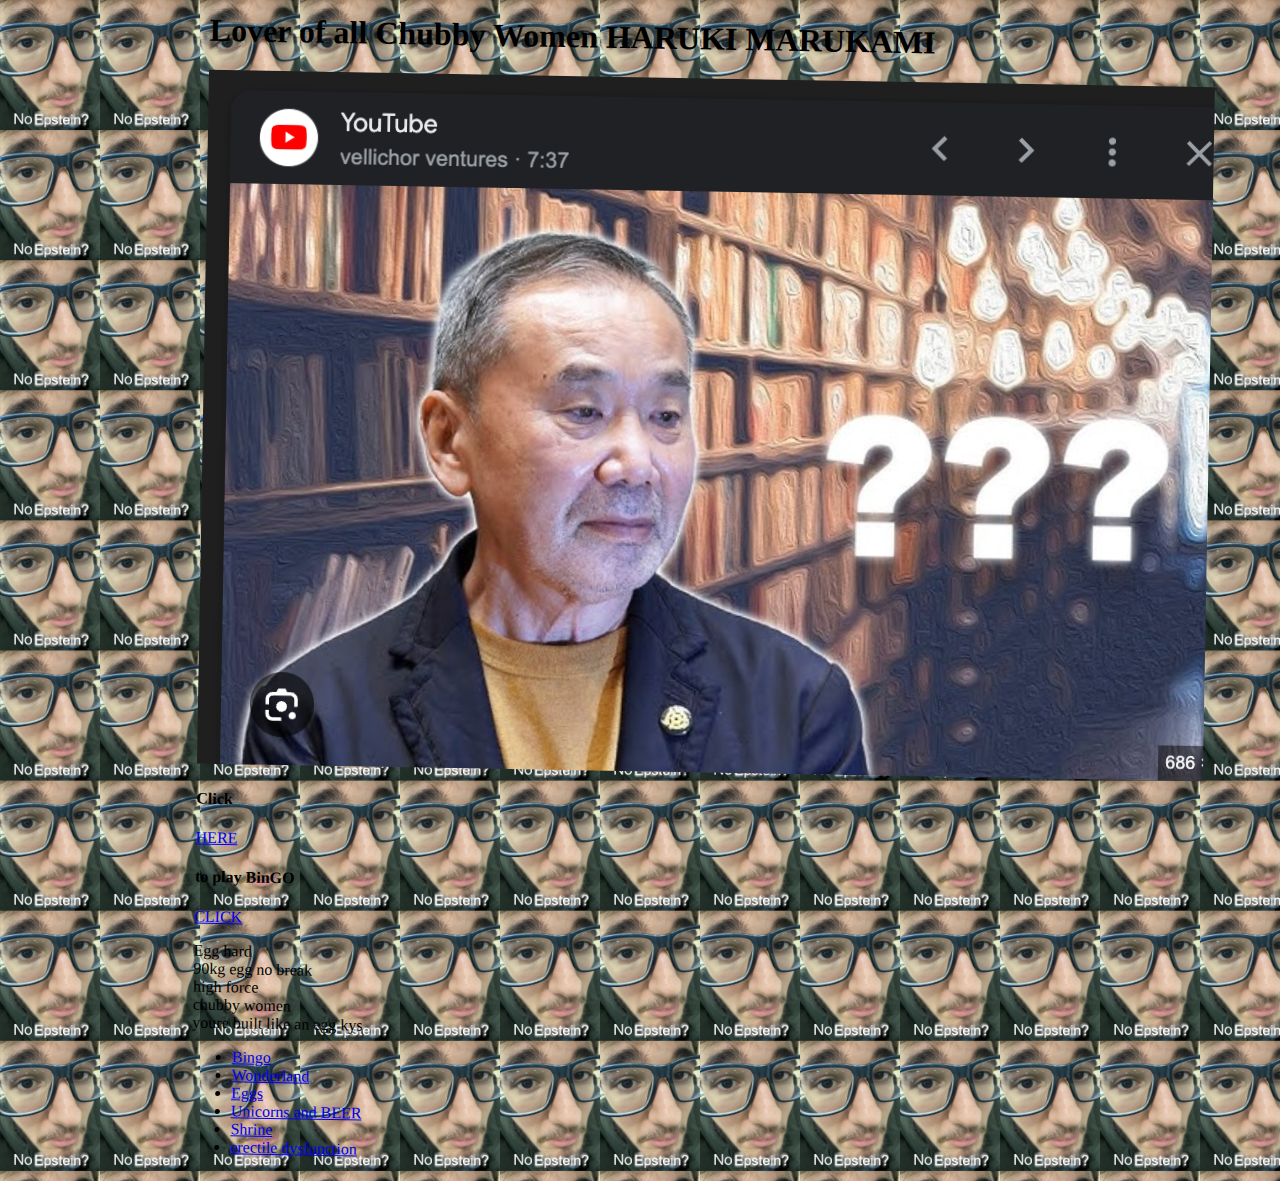
<file: index.html>
<!DOCTYPE html>
<html lang="en">
<head>
    <meta charset="UTF-8">
    <meta name="viewport" content="width=device-width, initial-scale=1.0">
    <title>Harduki</title>
    <link rel="stylesheet" href="style.css">
</head>
<body>
    <header>
        <h1>Lover of all Chubby Women HARUKI MARUKAMI</h1>
        <div class="haruki-info-container">
            <img src="./assets/Haruki.png" alt="Haruki">
        </div>  
        
    </header>   

    <body>
        <h4>Click</h4>
        <a href="bingo.html" class="button">HERE</a>
        <h4>to play BinGO</h4>
        <a href="https://www.canadaswonderland.com/">CLICK</a>
        <p>Egg hard <br> 90kg egg no break <br> high force <br> chubby women <br> youre built like an egg kys 
        </p>
        <div>
            <ul class="nav-links">
              <li><a href="#Bingo">Bingo</a></li>
              <li><a href="#Wonderland">Wonderland</a></li>
              <li><a href="#Eggs">Eggs</a></li>
              <li><a href="#Unicorns and BEER">Unicorns and BEER</a></li>
              <li><a href="#Shrine">Shrine</a></li>
              <li><a href="#erectile dysfunction">erectile dysfunction</a></li>
            </ul>
          </div>
    </body>
</file>
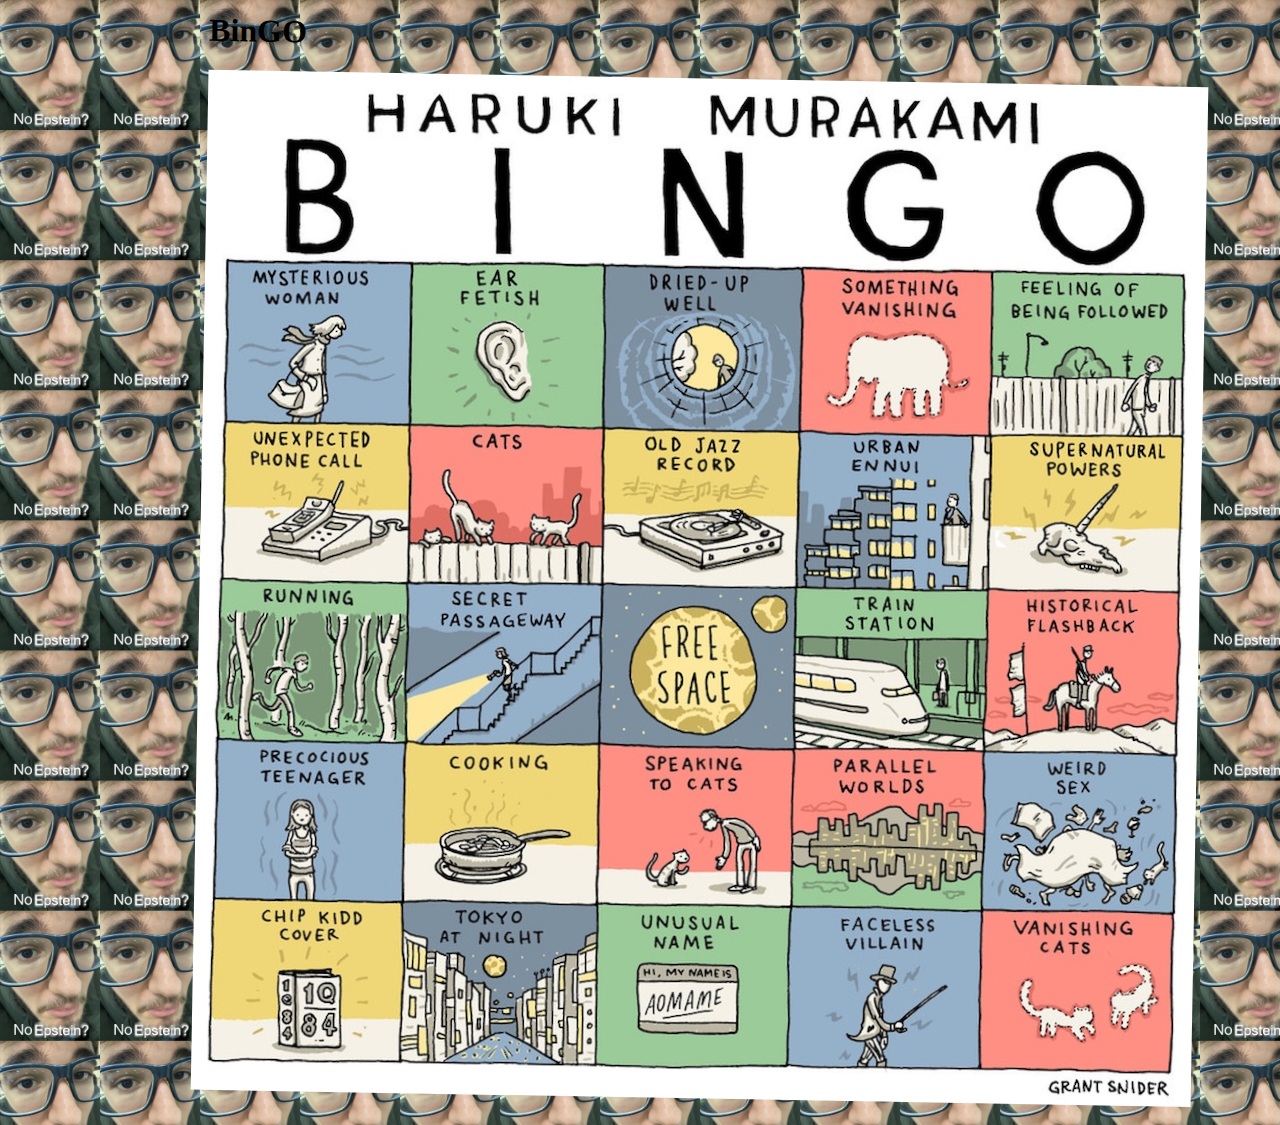
<file: bingo.html>
<!DOCTYPE html>
<html lang="en">
<head>
    <meta charset="UTF-8">
    <meta name="viewport" content="width=device-width, initial-scale=1.0">
    <title>Harduki</title>
    <link rel="stylesheet" href="style.css">
</head>
<body>
    <header>
        <h1>BinGO</h1>
        <div class="Bingo-info-container">
            <img src="./assets/BINGO.jpg" alt="bingo">
        </div>  
        <h4></h4>
    </header>  
     
    </body>
</file>
<file: style.css>
body {
    background-image:url(assets/NoEpstein.png);
    background-repeat: repeat-xy;
    background-size: 100px, 100px;
   
    margin-left: 200px;
    rotate: 1deg;
}
</file>
